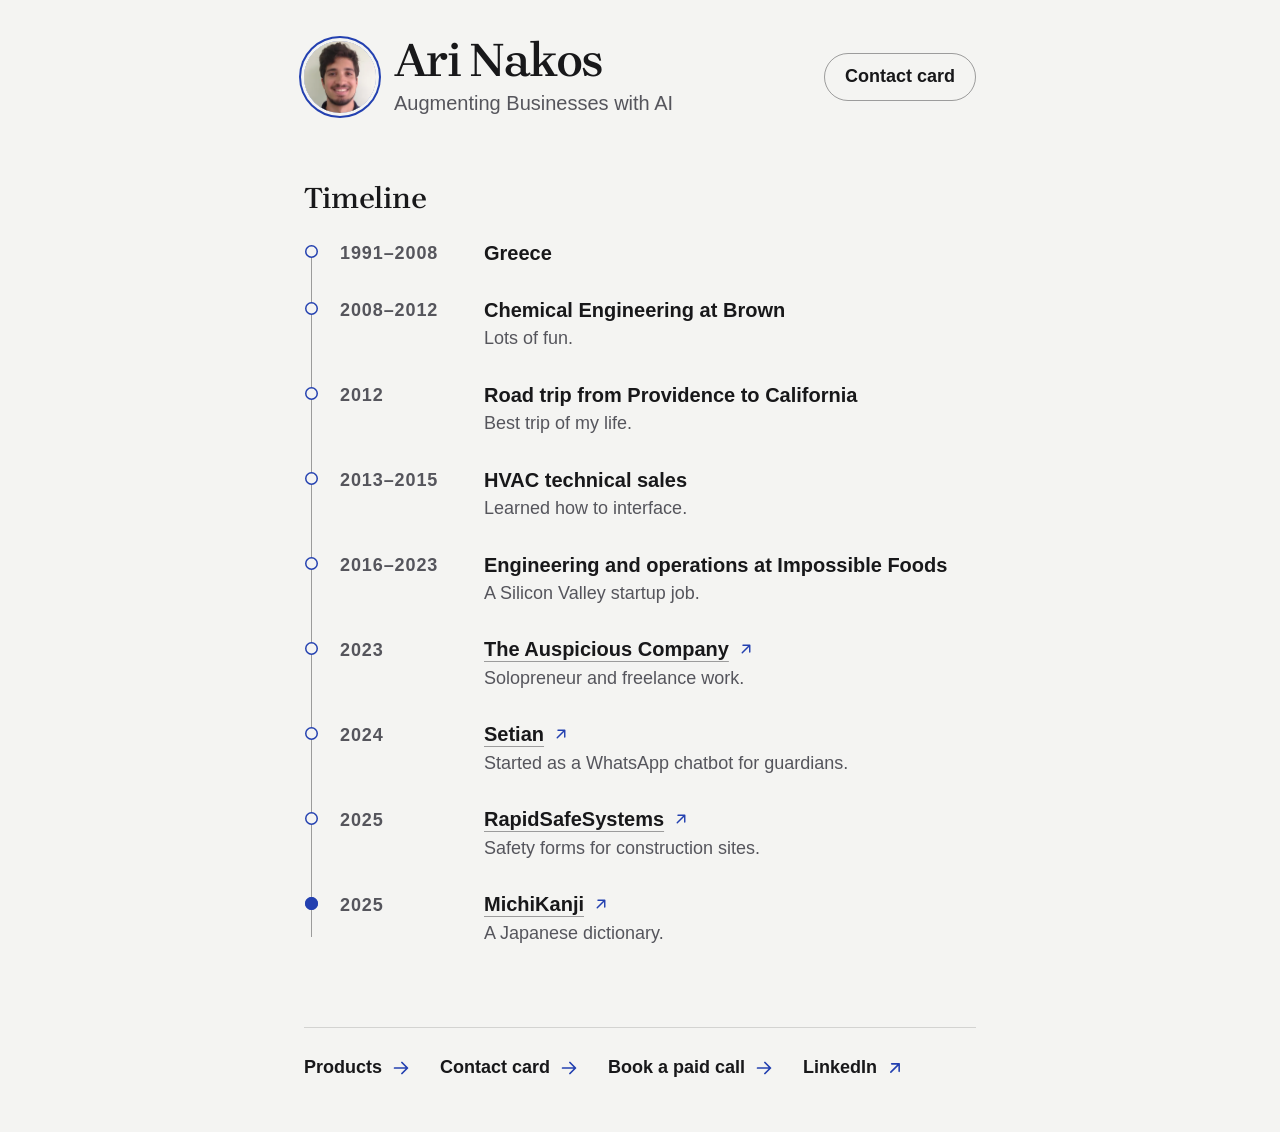
<file: public/index.html>
<!doctype html>
<html lang="en">
<head>
<meta charset="utf-8">
<meta name="viewport" content="width=device-width, initial-scale=1, viewport-fit=cover">
<title>Ari Nakos · Augmenting Businesses with AI</title>
<meta name="description" content="Ari Nakos’s timeline, from Chemical Engineering at Brown and Impossible Foods to The Auspicious Company, Setian, RapidSafeSystems and MichiKanji.">
<link rel="canonical" href="https://arinakos.com/">
<meta name="color-scheme" content="light dark">
<meta name="theme-color" content="#F4F4F2" media="(prefers-color-scheme: light)">
<meta name="theme-color" content="#111214" media="(prefers-color-scheme: dark)">
<meta name="format-detection" content="telephone=no">
<link rel="icon" href="/favicon.ico" sizes="32x32">
<link rel="icon" href="/icon.svg" type="image/svg+xml">
<link rel="apple-touch-icon" href="/apple-touch-icon.png">
<meta property="og:type" content="profile">
<meta property="og:site_name" content="Ari Nakos">
<meta property="og:title" content="Ari Nakos · Augmenting Businesses with AI">
<meta property="og:description" content="Ari Nakos’s timeline, from Greece and Brown to his own company and products.">
<meta property="og:url" content="https://arinakos.com/">
<meta property="og:image" content="https://arinakos.com/og.png">
<meta property="og:image:width" content="1200">
<meta property="og:image:height" content="630">
<meta property="og:image:alt" content="Ari Nakos, Augmenting Businesses with AI">
<meta property="profile:first_name" content="Ari">
<meta property="profile:last_name" content="Nakos">
<meta name="twitter:card" content="summary_large_image">
<meta name="twitter:title" content="Ari Nakos · Augmenting Businesses with AI">
<meta name="twitter:description" content="Ari Nakos’s timeline, from Greece and Brown to his own company and products.">
<meta name="twitter:image" content="https://arinakos.com/og.png">
<script type="application/ld+json">{"@context": "https://schema.org", "@type": "Person", "name": "Ari Nakos", "givenName": "Ari", "familyName": "Nakos", "jobTitle": "Augmenting Businesses with AI", "url": "https://arinakos.com/", "image": "https://arinakos.com/og.png", "worksFor": {"@type": "Organization", "name": "The Auspicious Company", "url": "https://theauspiciouscompany.com"}, "sameAs": ["https://www.linkedin.com/in/aristidesnakos", "https://theauspiciouscompany.com"], "email": "mailto:ari@theauspiciouscompany.com"}</script>
<style>@font-face{font-family:"Brygada";font-weight:600;font-style:normal;font-display:swap;src:url([data-uri]) format("woff2")}
:root{--bg:#F4F4F2;--surface:#E8E8E5;--fg:#18181A;--muted:#55555C;--line:rgba(24,24,26,.15);--line-strong:rgba(24,24,26,.4);--detail:#2340B0;--btn:#2340B0;--btn-fg:#F7F8FF;--focus:#2340B0;--shadow:0 1px 2px rgba(24,24,26,.12),0 10px 22px -16px rgba(35,64,176,.5);--serif:"Brygada",Georgia,"Times New Roman",serif;--sans:-apple-system,BlinkMacSystemFont,"SF Pro Text","Segoe UI",Roboto,"Helvetica Neue",Arial,sans-serif;--ease:cubic-bezier(.25,1,.5,1)}
@media (prefers-color-scheme:dark){:root{--bg:#111214;--surface:#1B1C20;--fg:#ECECEE;--muted:#A4A5AD;--line:rgba(236,236,238,.14);--line-strong:rgba(236,236,238,.38);--detail:#9DB0FF;--btn:#9DB0FF;--btn-fg:#0E1020;--focus:#9DB0FF;--shadow:none}}
*{box-sizing:border-box}
html{-webkit-text-size-adjust:100%}
body{margin:0;background:var(--bg);color:var(--fg);font:18px/1.5 var(--sans);-webkit-font-smoothing:antialiased;-webkit-tap-highlight-color:transparent}
a{color:inherit}
a:focus-visible{outline:3px solid var(--focus);outline-offset:3px;border-radius:6px}
h1,h2,h3{font-family:var(--serif);font-weight:600}
svg{flex:none;fill:none;stroke:currentColor;stroke-width:1.9;stroke-linecap:round;stroke-linejoin:round}
.card{display:flex;flex-direction:column;justify-content:center;width:100%;max-width:440px;min-height:100vh;min-height:100svh;margin:0 auto;padding:max(36px,env(safe-area-inset-top)) 24px max(32px,env(safe-area-inset-bottom))}
.photo{display:block;width:104px;height:104px;border-radius:50%;object-fit:cover;box-shadow:0 0 0 3px var(--bg),0 0 0 5px var(--detail)}
.card h1{margin:26px 0 0;font-size:clamp(44px,12.5vw,54px);line-height:1;letter-spacing:-.025em}
.headline{margin:12px 0 0;color:var(--muted);font-size:20px;line-height:1.35}
.hint{margin:24px 0 0;padding:12px 14px;border:1px solid var(--line-strong);border-radius:12px}
.hint[hidden]{display:none}
.btn{display:flex;align-items:center;justify-content:center;gap:10px;min-height:62px;margin-top:30px;padding:14px 22px;border-radius:14px;background:var(--btn);color:var(--btn-fg);box-shadow:var(--shadow);font-size:19px;font-weight:600;line-height:1.2;text-decoration:none;transition:transform .15s var(--ease),filter .15s var(--ease)}
.btn:hover{filter:brightness(1.1)}
.btn:active{transform:scale(.985)}
.links{margin-top:22px;border-top:1px solid var(--line)}
.row{display:flex;align-items:center;gap:14px;min-height:58px;padding:8px 2px;border-bottom:1px solid var(--line);font-size:19px;font-weight:500;line-height:1.25;text-decoration:none;transition:background-color .15s var(--ease)}
.row:hover{background:var(--surface)}
.row .ic{color:var(--muted)}
.row .lbl{flex:1}
.row .meta{color:var(--muted);font-size:18px;font-weight:400;white-space:nowrap}
.go{color:var(--detail);transition:transform .2s var(--ease)}
.row:hover .go,.more:hover .go{transform:translateX(3px)}
.more{display:grid;grid-template-columns:1fr auto;align-items:center;column-gap:16px;margin-top:30px;padding:16px 18px;border-radius:14px;background:var(--surface);text-decoration:none}
.more .t{font-family:var(--serif);font-size:24px;font-weight:600;line-height:1.2}
.more .s{grid-column:1;color:var(--muted);line-height:1.35}
.more .go{grid-column:2;grid-row:1/3}
@media (prefers-reduced-motion:reduce){*{transition:none!important}.btn:active{transform:none}}
.home{width:100%;max-width:720px;margin:0 auto;padding:max(36px,env(safe-area-inset-top)) 24px max(40px,env(safe-area-inset-bottom))}
.intro{display:flex;flex-wrap:wrap;align-items:center;gap:16px 18px}
.intro .photo{width:72px;height:72px}
.who{flex:1;min-width:0}
.intro h1{margin:0;font-size:clamp(38px,10vw,48px);line-height:1;letter-spacing:-.025em}
.intro .headline{margin:6px 0 0}
.pill{display:inline-flex;align-items:center;justify-content:center;min-height:48px;padding:0 20px;border:1px solid var(--line-strong);border-radius:999px;font-weight:600;text-decoration:none;white-space:nowrap;transition:background-color .15s var(--ease)}
.pill:hover{background:var(--surface)}
@media (max-width:520px){.pill{flex-basis:100%}}
.block{margin-top:clamp(44px,9vw,64px)}
.block h2{margin:0 0 22px;font-size:30px;line-height:1.15;letter-spacing:-.015em}
.tl{position:relative;margin:0;padding:0;list-style:none}
.tl::before{content:"";position:absolute;left:7px;top:10px;bottom:10px;width:1px;background:var(--line-strong)}
.tl li{position:relative;padding:0 0 28px 36px}
.tl li:last-child{padding-bottom:0}
.tl li::before{content:"";position:absolute;left:1px;top:7px;width:13px;height:13px;border-radius:50%;background:var(--bg);box-shadow:inset 0 0 0 1.5px var(--detail)}
.tl li.now::before{background:var(--detail)}
.yr{display:block;color:var(--muted);font-weight:600;letter-spacing:.05em;font-variant-numeric:tabular-nums}
.ttl{display:block;margin-top:2px;font-size:20px;font-weight:600;line-height:1.3}
a.ttl{display:flex;align-items:center;gap:8px;width:fit-content;min-height:48px;margin:-10px 0 -10px;text-decoration:underline;text-decoration-color:var(--line-strong);text-decoration-thickness:1px;text-underline-offset:5px}
a.ttl:hover{text-decoration-color:currentColor}
a.ttl .go{width:18px;height:18px}
a.ttl:hover .go{transform:translate(2px,-2px)}
.nt{display:block;margin-top:2px;color:var(--muted)}
@media (min-width:700px){
.tl li{display:grid;grid-template-columns:120px minmax(0,1fr);column-gap:24px}
.yr{padding-top:2px}
}
.home-foot{display:flex;flex-wrap:wrap;gap:4px 28px;margin-top:clamp(52px,10vw,80px);padding-top:16px;border-top:1px solid var(--line)}
.home-foot a{display:inline-flex;align-items:center;gap:8px;min-height:48px;font-weight:600;text-decoration:none}
.home-foot a:hover span{text-decoration:underline;text-underline-offset:4px}</style>
</head>
<body>
<main class="home">
  <header class="intro">
    <img class="photo" src="[data-uri]" width="72" height="72" alt="Portrait of Ari Nakos">
    <div class="who">
      <h1>Ari Nakos</h1>
      <p class="headline">Augmenting Businesses with AI</p>
    </div>
    <a class="pill" href="/contact">Contact card</a>
  </header>
  <section class="block" aria-labelledby="tl">
    <h2 id="tl">Timeline</h2>
    <ol class="tl">
      <li><span class="yr">1991–2008</span><div class="bd"><span class="ttl">Greece</span></div></li>
      <li><span class="yr">2008–2012</span><div class="bd"><span class="ttl">Chemical Engineering at Brown</span><span class="nt">Lots of fun.</span></div></li>
      <li><span class="yr">2012</span><div class="bd"><span class="ttl">Road trip from Providence to California</span><span class="nt">Best trip of my life.</span></div></li>
      <li><span class="yr">2013–2015</span><div class="bd"><span class="ttl">HVAC technical sales</span><span class="nt">Learned how to interface.</span></div></li>
      <li><span class="yr">2016–2023</span><div class="bd"><span class="ttl">Engineering and operations at Impossible Foods</span><span class="nt">A Silicon Valley startup job.</span></div></li>
      <li><span class="yr">2023</span><div class="bd"><a class="ttl" href="https://www.theauspiciouscompany.com/" rel="noopener"><span>The Auspicious Company</span><svg class="go" aria-hidden="true" viewBox="0 0 24 24" width="20" height="20"><path d="M7 17 17 7M8 7h9v9"/></svg></a><span class="nt">Solopreneur and freelance work.</span></div></li>
      <li><span class="yr">2024</span><div class="bd"><a class="ttl" href="https://www.setian.ai/" rel="noopener"><span>Setian</span><svg class="go" aria-hidden="true" viewBox="0 0 24 24" width="20" height="20"><path d="M7 17 17 7M8 7h9v9"/></svg></a><span class="nt">Started as a WhatsApp chatbot for guardians.</span></div></li>
      <li><span class="yr">2025</span><div class="bd"><a class="ttl" href="https://www.rapidsafesystems.au/" rel="noopener"><span>RapidSafeSystems</span><svg class="go" aria-hidden="true" viewBox="0 0 24 24" width="20" height="20"><path d="M7 17 17 7M8 7h9v9"/></svg></a><span class="nt">Safety forms for construction sites.</span></div></li>
      <li class="now"><span class="yr">2025</span><div class="bd"><a class="ttl" href="https://www.michikanji.com/" rel="noopener"><span>MichiKanji</span><svg class="go" aria-hidden="true" viewBox="0 0 24 24" width="20" height="20"><path d="M7 17 17 7M8 7h9v9"/></svg></a><span class="nt">A Japanese dictionary.</span></div></li>
    </ol>
  </section>
  <footer class="home-foot">
    <a href="/work"><span>Products</span><svg class="go" aria-hidden="true" viewBox="0 0 24 24" width="22" height="22"><path d="M5 12h14M13 6l6 6-6 6"/></svg></a>
    <a href="/contact"><span>Contact card</span><svg class="go" aria-hidden="true" viewBox="0 0 24 24" width="22" height="22"><path d="M5 12h14M13 6l6 6-6 6"/></svg></a>
    <a href="/book"><span>Book a paid call</span><svg class="go" aria-hidden="true" viewBox="0 0 24 24" width="22" height="22"><path d="M5 12h14M13 6l6 6-6 6"/></svg></a>
    <a href="https://www.linkedin.com/in/aristidesnakos" rel="me noopener"><span>LinkedIn</span><svg class="go" aria-hidden="true" viewBox="0 0 24 24" width="20" height="20"><path d="M7 17 17 7M8 7h9v9"/></svg></a>
  </footer>
</main>
</body>
</html>
</file>
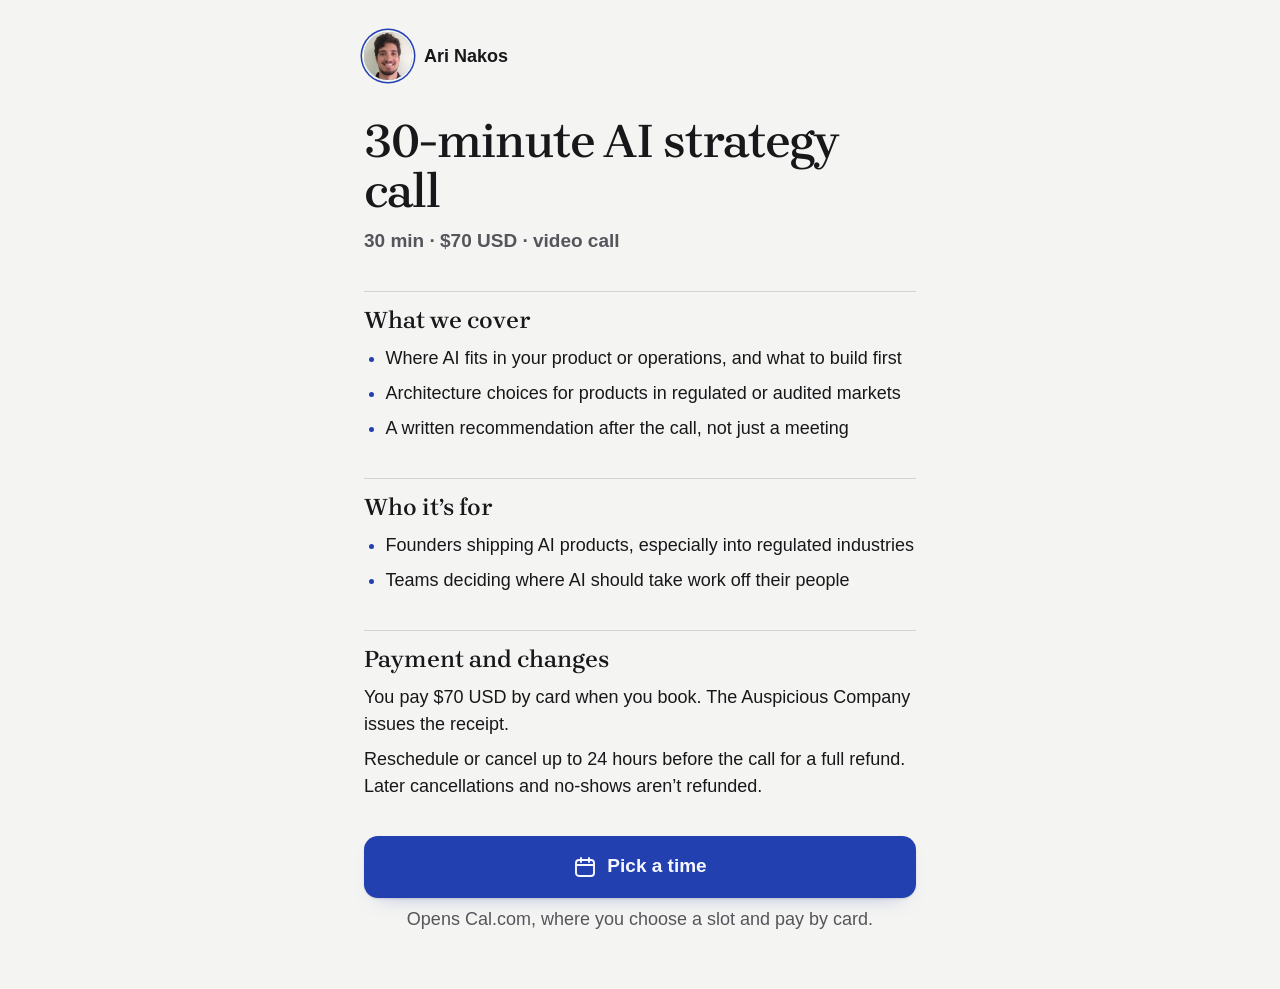
<file: public/book/index.html>
<!doctype html>
<html lang="en">
<head>
<meta charset="utf-8">
<meta name="viewport" content="width=device-width, initial-scale=1, viewport-fit=cover">
<title>30-min AI strategy call with Ari Nakos</title>
<meta name="description" content="Book a 30-minute video call with Ari Nakos on where AI fits in your business, with a written recommendation after. $70, paid by card.">
<link rel="canonical" href="https://arinakos.com/book">
<meta name="color-scheme" content="light dark">
<meta name="theme-color" content="#F4F4F2" media="(prefers-color-scheme: light)">
<meta name="theme-color" content="#111214" media="(prefers-color-scheme: dark)">
<meta name="format-detection" content="telephone=no">
<link rel="icon" href="/favicon.ico" sizes="32x32">
<link rel="icon" href="/icon.svg" type="image/svg+xml">
<link rel="apple-touch-icon" href="/apple-touch-icon.png">
<meta property="og:type" content="website">
<meta property="og:site_name" content="Ari Nakos">
<meta property="og:title" content="30-min AI strategy call with Ari Nakos">
<meta property="og:description" content="Book a 30-minute video call with Ari Nakos on where AI fits in your business, with a written recommendation after. $70, paid by card.">
<meta property="og:url" content="https://arinakos.com/book">
<meta property="og:image" content="https://arinakos.com/og.png">
<meta property="og:image:width" content="1200">
<meta property="og:image:height" content="630">
<meta property="og:image:alt" content="Ari Nakos, Augmenting Businesses with AI">
<meta name="twitter:card" content="summary_large_image">
<meta name="twitter:title" content="30-min AI strategy call with Ari Nakos">
<meta name="twitter:description" content="Book a 30-minute video call with Ari Nakos on where AI fits in your business, with a written recommendation after. $70, paid by card.">
<meta name="twitter:image" content="https://arinakos.com/og.png">
<script type="application/ld+json">{"@context": "https://schema.org", "@type": "Service", "name": "30-min AI strategy call", "url": "https://arinakos.com/book", "provider": {"@type": "Person", "name": "Ari Nakos", "url": "https://arinakos.com/"}, "offers": {"@type": "Offer", "price": "70", "priceCurrency": "USD", "url": "https://cal.com/ari-nakos/consultation"}}</script>
<style>@font-face{font-family:"Brygada";font-weight:600;font-style:normal;font-display:swap;src:url([data-uri]) format("woff2")}
:root{--bg:#F4F4F2;--surface:#E8E8E5;--fg:#18181A;--muted:#55555C;--line:rgba(24,24,26,.15);--line-strong:rgba(24,24,26,.4);--detail:#2340B0;--btn:#2340B0;--btn-fg:#F7F8FF;--focus:#2340B0;--shadow:0 1px 2px rgba(24,24,26,.12),0 10px 22px -16px rgba(35,64,176,.5);--serif:"Brygada",Georgia,"Times New Roman",serif;--sans:-apple-system,BlinkMacSystemFont,"SF Pro Text","Segoe UI",Roboto,"Helvetica Neue",Arial,sans-serif;--ease:cubic-bezier(.25,1,.5,1)}
@media (prefers-color-scheme:dark){:root{--bg:#111214;--surface:#1B1C20;--fg:#ECECEE;--muted:#A4A5AD;--line:rgba(236,236,238,.14);--line-strong:rgba(236,236,238,.38);--detail:#9DB0FF;--btn:#9DB0FF;--btn-fg:#0E1020;--focus:#9DB0FF;--shadow:none}}
*{box-sizing:border-box}
html{-webkit-text-size-adjust:100%}
body{margin:0;background:var(--bg);color:var(--fg);font:18px/1.5 var(--sans);-webkit-font-smoothing:antialiased;-webkit-tap-highlight-color:transparent}
a{color:inherit}
a:focus-visible{outline:3px solid var(--focus);outline-offset:3px;border-radius:6px}
h1,h2,h3{font-family:var(--serif);font-weight:600}
svg{flex:none;fill:none;stroke:currentColor;stroke-width:1.9;stroke-linecap:round;stroke-linejoin:round}
.card{display:flex;flex-direction:column;justify-content:center;width:100%;max-width:440px;min-height:100vh;min-height:100svh;margin:0 auto;padding:max(36px,env(safe-area-inset-top)) 24px max(32px,env(safe-area-inset-bottom))}
.photo{display:block;width:104px;height:104px;border-radius:50%;object-fit:cover;box-shadow:0 0 0 3px var(--bg),0 0 0 5px var(--detail)}
.card h1{margin:26px 0 0;font-size:clamp(44px,12.5vw,54px);line-height:1;letter-spacing:-.025em}
.headline{margin:12px 0 0;color:var(--muted);font-size:20px;line-height:1.35}
.hint{margin:24px 0 0;padding:12px 14px;border:1px solid var(--line-strong);border-radius:12px}
.hint[hidden]{display:none}
.btn{display:flex;align-items:center;justify-content:center;gap:10px;min-height:62px;margin-top:30px;padding:14px 22px;border-radius:14px;background:var(--btn);color:var(--btn-fg);box-shadow:var(--shadow);font-size:19px;font-weight:600;line-height:1.2;text-decoration:none;transition:transform .15s var(--ease),filter .15s var(--ease)}
.btn:hover{filter:brightness(1.1)}
.btn:active{transform:scale(.985)}
.links{margin-top:22px;border-top:1px solid var(--line)}
.row{display:flex;align-items:center;gap:14px;min-height:58px;padding:8px 2px;border-bottom:1px solid var(--line);font-size:19px;font-weight:500;line-height:1.25;text-decoration:none;transition:background-color .15s var(--ease)}
.row:hover{background:var(--surface)}
.row .ic{color:var(--muted)}
.row .lbl{flex:1}
.row .meta{color:var(--muted);font-size:18px;font-weight:400;white-space:nowrap}
.go{color:var(--detail);transition:transform .2s var(--ease)}
.row:hover .go,.more:hover .go{transform:translateX(3px)}
.more{display:grid;grid-template-columns:1fr auto;align-items:center;column-gap:16px;margin-top:30px;padding:16px 18px;border-radius:14px;background:var(--surface);text-decoration:none}
.more .t{font-family:var(--serif);font-size:24px;font-weight:600;line-height:1.2}
.more .s{grid-column:1;color:var(--muted);line-height:1.35}
.more .go{grid-column:2;grid-row:1/3}
@media (prefers-reduced-motion:reduce){*{transition:none!important}.btn:active{transform:none}}
.book{max-width:600px;margin:0 auto;padding:max(28px,env(safe-area-inset-top)) 24px max(48px,env(safe-area-inset-bottom))}
.back{display:inline-flex;align-items:center;gap:12px;min-height:56px;font-weight:600;text-decoration:none}
.mini{width:48px;height:48px;border-radius:50%;object-fit:cover;box-shadow:0 0 0 2px var(--bg),0 0 0 3.5px var(--detail)}
.book h1{margin:28px 0 10px;font-size:clamp(36px,9vw,48px);line-height:1.05;letter-spacing:-.02em}
.facts{margin:0 0 8px;color:var(--muted);font-size:19px;font-weight:600}
.book h2{margin:36px 0 10px;padding-top:14px;border-top:1px solid var(--line);font-size:24px;line-height:1.2}
.book ul{margin:0;padding-left:1.2em}
.book li{margin:8px 0}
.book li::marker{color:var(--detail)}
.book p{margin:8px 0}
.book .btn{margin-top:36px}
.note{color:var(--muted);text-align:center}</style>
</head>
<body>
<main class="book">
  <a class="back" href="/"><img class="mini" src="[data-uri]" width="48" height="48" alt=""><span>Ari Nakos</span></a>
  <h1>30-minute AI strategy call</h1>
  <p class="facts">30 min · $70 USD · video call</p>
  <h2>What we cover</h2>
  <ul>
    <li>Where AI fits in your product or operations, and what to build first</li>
    <li>Architecture choices for products in regulated or audited markets</li>
    <li>A written recommendation after the call, not just a meeting</li>
  </ul>
  <h2>Who it’s for</h2>
  <ul>
    <li>Founders shipping AI products, especially into regulated industries</li>
    <li>Teams deciding where AI should take work off their people</li>
  </ul>
  <h2>Payment and changes</h2>
  <p>You pay $70 USD by card when you book. The Auspicious Company issues the receipt.</p>
  <p>Reschedule or cancel up to 24 hours before the call for a full refund. Later cancellations and no-shows aren’t refunded.</p>
  <a class="btn" href="https://cal.com/ari-nakos/consultation" rel="noopener">
    <svg aria-hidden="true" viewBox="0 0 24 24" width="24" height="24"><rect x="3" y="5" width="18" height="16" rx="3"/><path d="M3 10h18M8 3v4M16 3v4"/></svg>
    <span>Pick a time</span>
  </a>
  <p class="note">Opens Cal.com, where you choose a slot and pay by card.</p>
</main>
</body>
</html>
</file>
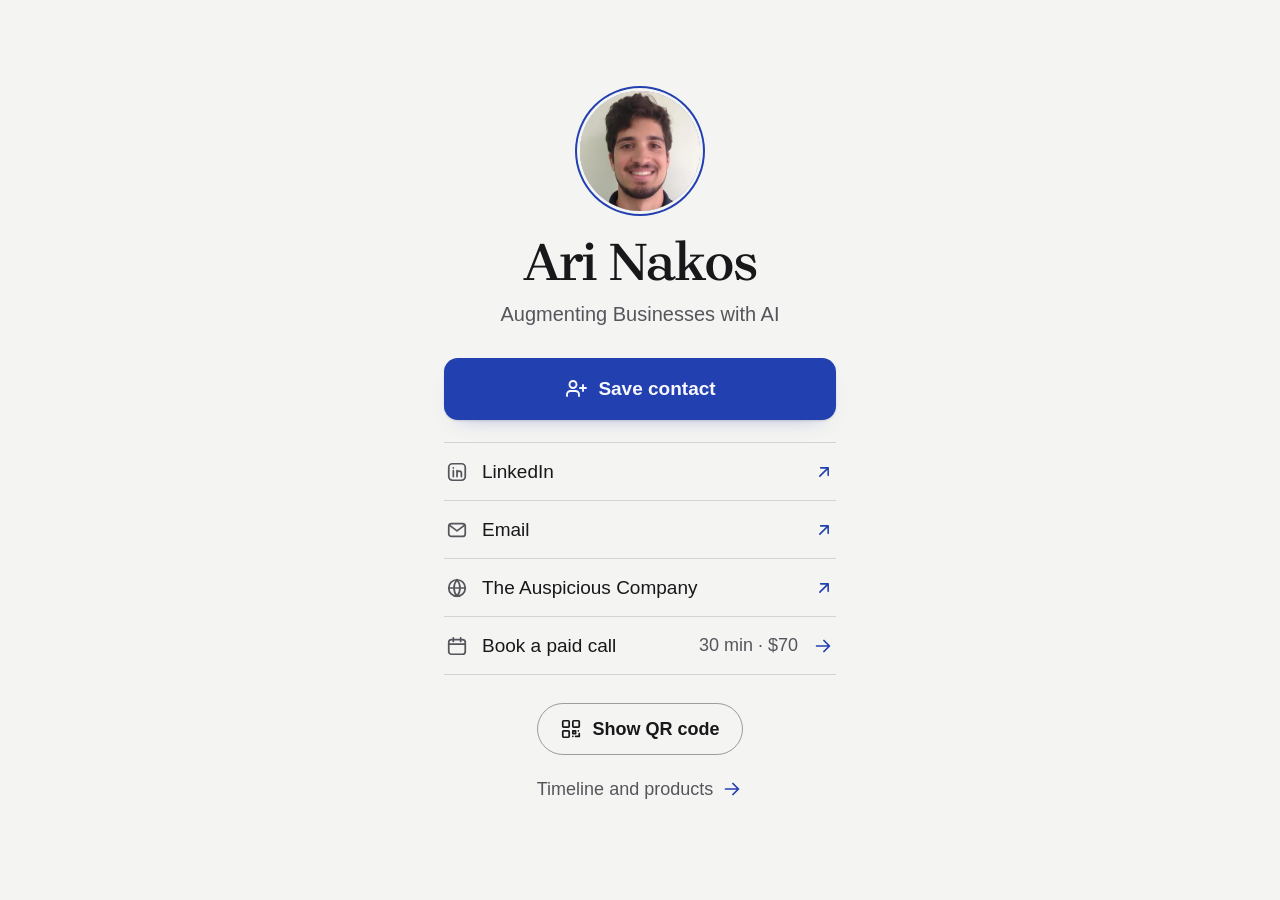
<file: public/contact/index.html>
<!doctype html>
<html lang="en">
<head>
<meta charset="utf-8">
<meta name="viewport" content="width=device-width, initial-scale=1, viewport-fit=cover">
<title>Contact Ari Nakos · Save to your phone</title>
<meta name="description" content="Save Ari Nakos to your contacts in one tap, with email, LinkedIn and a link to book a call. Augmenting Businesses with AI, through The Auspicious Company.">
<link rel="canonical" href="https://arinakos.com/contact">
<meta name="color-scheme" content="light dark">
<meta name="theme-color" content="#F4F4F2" media="(prefers-color-scheme: light)">
<meta name="theme-color" content="#111214" media="(prefers-color-scheme: dark)">
<meta name="format-detection" content="telephone=no">
<link rel="icon" href="/favicon.ico" sizes="32x32">
<link rel="icon" href="/icon.svg" type="image/svg+xml">
<link rel="apple-touch-icon" href="/apple-touch-icon.png">
<meta property="og:type" content="profile">
<meta property="og:site_name" content="Ari Nakos">
<meta property="og:title" content="Ari Nakos · Augmenting Businesses with AI">
<meta property="og:description" content="Save Ari Nakos to your contacts in one tap.">
<meta property="og:url" content="https://arinakos.com/contact">
<meta property="og:image" content="https://arinakos.com/og.png">
<meta property="og:image:width" content="1200">
<meta property="og:image:height" content="630">
<meta property="og:image:alt" content="Ari Nakos, Augmenting Businesses with AI">
<meta name="twitter:card" content="summary_large_image">
<meta name="twitter:title" content="Ari Nakos · Augmenting Businesses with AI">
<meta name="twitter:description" content="Save Ari Nakos to your contacts in one tap.">
<meta name="twitter:image" content="https://arinakos.com/og.png">
<script type="application/ld+json">{"@context": "https://schema.org", "@type": "Person", "name": "Ari Nakos", "givenName": "Ari", "familyName": "Nakos", "jobTitle": "Augmenting Businesses with AI", "url": "https://arinakos.com/contact", "image": "https://arinakos.com/og.png", "worksFor": {"@type": "Organization", "name": "The Auspicious Company", "url": "https://theauspiciouscompany.com"}, "sameAs": ["https://www.linkedin.com/in/aristidesnakos", "https://theauspiciouscompany.com"], "email": "mailto:ari@theauspiciouscompany.com"}</script>
<style>@font-face{font-family:"Brygada";font-weight:600;font-style:normal;font-display:swap;src:url([data-uri]) format("woff2")}
:root{--bg:#F4F4F2;--surface:#E8E8E5;--fg:#18181A;--muted:#55555C;--line:rgba(24,24,26,.15);--line-strong:rgba(24,24,26,.4);--detail:#2340B0;--btn:#2340B0;--btn-fg:#F7F8FF;--focus:#2340B0;--shadow:0 1px 2px rgba(24,24,26,.12),0 10px 22px -16px rgba(35,64,176,.5);--serif:"Brygada",Georgia,"Times New Roman",serif;--sans:-apple-system,BlinkMacSystemFont,"SF Pro Text","Segoe UI",Roboto,"Helvetica Neue",Arial,sans-serif;--ease:cubic-bezier(.25,1,.5,1)}
@media (prefers-color-scheme:dark){:root{--bg:#111214;--surface:#1B1C20;--fg:#ECECEE;--muted:#A4A5AD;--line:rgba(236,236,238,.14);--line-strong:rgba(236,236,238,.38);--detail:#9DB0FF;--btn:#9DB0FF;--btn-fg:#0E1020;--focus:#9DB0FF;--shadow:none}}
*{box-sizing:border-box}
html{-webkit-text-size-adjust:100%}
body{margin:0;background:var(--bg);color:var(--fg);font:18px/1.5 var(--sans);-webkit-font-smoothing:antialiased;-webkit-tap-highlight-color:transparent}
a{color:inherit}
a:focus-visible{outline:3px solid var(--focus);outline-offset:3px;border-radius:6px}
h1,h2,h3{font-family:var(--serif);font-weight:600}
svg{flex:none;fill:none;stroke:currentColor;stroke-width:1.9;stroke-linecap:round;stroke-linejoin:round}
.card{display:flex;flex-direction:column;justify-content:center;width:100%;max-width:440px;min-height:100vh;min-height:100svh;margin:0 auto;padding:max(36px,env(safe-area-inset-top)) 24px max(32px,env(safe-area-inset-bottom))}
.photo{display:block;width:104px;height:104px;border-radius:50%;object-fit:cover;box-shadow:0 0 0 3px var(--bg),0 0 0 5px var(--detail)}
.card h1{margin:26px 0 0;font-size:clamp(44px,12.5vw,54px);line-height:1;letter-spacing:-.025em}
.headline{margin:12px 0 0;color:var(--muted);font-size:20px;line-height:1.35}
.hint{margin:24px 0 0;padding:12px 14px;border:1px solid var(--line-strong);border-radius:12px}
.hint[hidden]{display:none}
.btn{display:flex;align-items:center;justify-content:center;gap:10px;min-height:62px;margin-top:30px;padding:14px 22px;border-radius:14px;background:var(--btn);color:var(--btn-fg);box-shadow:var(--shadow);font-size:19px;font-weight:600;line-height:1.2;text-decoration:none;transition:transform .15s var(--ease),filter .15s var(--ease)}
.btn:hover{filter:brightness(1.1)}
.btn:active{transform:scale(.985)}
.links{margin-top:22px;border-top:1px solid var(--line)}
.row{display:flex;align-items:center;gap:14px;min-height:58px;padding:8px 2px;border-bottom:1px solid var(--line);font-size:19px;font-weight:500;line-height:1.25;text-decoration:none;transition:background-color .15s var(--ease)}
.row:hover{background:var(--surface)}
.row .ic{color:var(--muted)}
.row .lbl{flex:1}
.row .meta{color:var(--muted);font-size:18px;font-weight:400;white-space:nowrap}
.go{color:var(--detail);transition:transform .2s var(--ease)}
.row:hover .go,.more:hover .go{transform:translateX(3px)}
.more{display:grid;grid-template-columns:1fr auto;align-items:center;column-gap:16px;margin-top:30px;padding:16px 18px;border-radius:14px;background:var(--surface);text-decoration:none}
.more .t{font-family:var(--serif);font-size:24px;font-weight:600;line-height:1.2}
.more .s{grid-column:1;color:var(--muted);line-height:1.35}
.more .go{grid-column:2;grid-row:1/3}
@media (prefers-reduced-motion:reduce){*{transition:none!important}.btn:active{transform:none}}
.contact{text-align:center}
.contact .photo{width:120px;height:120px;margin:0 auto}
.contact h1{margin-top:24px}
.contact .hint{text-align:left}
.contact .links{text-align:left}
.qrbtn{display:inline-flex;align-items:center;justify-content:center;gap:10px;align-self:center;min-height:52px;margin-top:28px;padding:0 22px;border:1px solid var(--line-strong);border-radius:999px;font-weight:600;text-decoration:none;transition:background-color .15s var(--ease)}
.qrbtn:hover{background:var(--surface)}
.about{display:inline-flex;align-items:center;justify-content:center;gap:8px;align-self:center;min-height:48px;margin-top:10px;color:var(--muted);text-decoration:none}
.about:hover span{text-decoration:underline;text-underline-offset:4px}
.sheet{display:none}
.sheet:target{position:fixed;inset:0;z-index:10;display:grid;place-items:center;padding:max(24px,env(safe-area-inset-top)) 20px max(24px,env(safe-area-inset-bottom));background:#FFFFFF;color:#18181A;text-align:center;overflow:auto}
.sheet-in{display:flex;flex-direction:column;align-items:center;gap:10px;width:100%}
.sheet svg.qr{display:block;width:min(86vw,64svh,560px);height:auto;stroke:none}
.sheet svg.qr path{fill:#18181A;stroke:none}
.sheet svg.qr rect{fill:#FFFFFF;stroke:none}
.sheet-name{margin:12px 0 0;font-family:var(--serif);font-size:28px;font-weight:600}
.sheet-url{margin:0;color:#55555C}
.sheet-close{display:inline-flex;align-items:center;justify-content:center;min-height:52px;margin-top:14px;padding:0 28px;border-radius:999px;background:#18181A;color:#FFFFFF;font-weight:600;text-decoration:none}
.sheet-close:focus-visible{outline:3px solid #2340B0;outline-offset:3px}</style>
</head>
<body>
<main class="card contact">
  <img class="photo" src="[data-uri]" width="120" height="120" alt="Portrait of Ari Nakos">
  <h1>Ari Nakos</h1>
  <p class="headline">Augmenting Businesses with AI</p>
  <p class="hint" id="hint" hidden>To save the contact, open this page in your browser: tap <b>⋯</b>, then <b>Open in browser</b>.</p>
  <a class="btn" id="save" href="/ari-nakos.vcf" type="text/vcard">
    <svg aria-hidden="true" viewBox="0 0 24 24" width="24" height="24"><path d="M15 19v-1.5a3.5 3.5 0 0 0-3.5-3.5h-5A3.5 3.5 0 0 0 3 17.5V19M9 11a3.5 3.5 0 1 0 0-7 3.5 3.5 0 0 0 0 7Zm10-3v6m3-3h-6"/></svg>
    <span>Save contact</span>
  </a>
  <nav class="links" aria-label="Contact Ari Nakos">
    <a class="row" href="https://www.linkedin.com/in/aristidesnakos" rel="me noopener"><svg class="ic" aria-hidden="true" viewBox="0 0 24 24" width="22" height="22"><rect x="3" y="3" width="18" height="18" rx="4"/><path d="M8 10.5V17M8 7.5v.01M12 17v-3.6a2.4 2.4 0 0 1 4.8 0V17M12 10.5V17"/></svg><span class="lbl">LinkedIn</span><svg class="go" aria-hidden="true" viewBox="0 0 24 24" width="20" height="20"><path d="M7 17 17 7M8 7h9v9"/></svg></a>
    <a class="row" href="mailto:ari@theauspiciouscompany.com"><svg class="ic" aria-hidden="true" viewBox="0 0 24 24" width="22" height="22"><rect x="3" y="5" width="18" height="14" rx="3"/><path d="m4 7 8 6 8-6"/></svg><span class="lbl">Email</span><svg class="go" aria-hidden="true" viewBox="0 0 24 24" width="20" height="20"><path d="M7 17 17 7M8 7h9v9"/></svg></a>
    <a class="row" href="https://theauspiciouscompany.com" rel="noopener"><svg class="ic" aria-hidden="true" viewBox="0 0 24 24" width="22" height="22"><circle cx="12" cy="12" r="9"/><path d="M3 12h18M12 3a14 14 0 0 1 0 18M12 3a14 14 0 0 0 0 18"/></svg><span class="lbl">The Auspicious Company</span><svg class="go" aria-hidden="true" viewBox="0 0 24 24" width="20" height="20"><path d="M7 17 17 7M8 7h9v9"/></svg></a>
    <a class="row" href="/book"><svg class="ic" aria-hidden="true" viewBox="0 0 24 24" width="22" height="22"><rect x="3" y="5" width="18" height="16" rx="3"/><path d="M3 10h18M8 3v4M16 3v4"/></svg><span class="lbl">Book a paid call</span><span class="meta">30 min · $70</span><svg class="go" aria-hidden="true" viewBox="0 0 24 24" width="22" height="22"><path d="M5 12h14M13 6l6 6-6 6"/></svg></a>
  </nav>
  <a class="qrbtn" href="#qr">
    <svg aria-hidden="true" viewBox="0 0 24 24" width="22" height="22"><rect x="3" y="3" width="7" height="7" rx="1"/><rect x="14" y="3" width="7" height="7" rx="1"/><rect x="3" y="14" width="7" height="7" rx="1"/><path d="M14 14h3v3h-3zM20 14v.01M14 20h.01M17 20h4v-3"/></svg>
    <span>Show QR code</span>
  </a>
  <a class="about" href="/"><span>Timeline and products</span><svg class="go" aria-hidden="true" viewBox="0 0 24 24" width="22" height="22"><path d="M5 12h14M13 6l6 6-6 6"/></svg></a>
</main>
<section class="sheet" id="qr" aria-label="QR code for this page">
  <div class="sheet-in">
    <svg class="qr" role="img" aria-label="QR code that opens arinakos.com/contact" viewBox="0 0 37 37" shape-rendering="crispEdges" xmlns="http://www.w3.org/2000/svg"><rect width="37" height="37" fill="#FFFFFF"/><path fill="#18181A" d="M4 4h1v1h-1zM5 4h1v1h-1zM6 4h1v1h-1zM7 4h1v1h-1zM8 4h1v1h-1zM9 4h1v1h-1zM10 4h1v1h-1zM12 4h1v1h-1zM13 4h1v1h-1zM16 4h1v1h-1zM18 4h1v1h-1zM21 4h1v1h-1zM22 4h1v1h-1zM24 4h1v1h-1zM26 4h1v1h-1zM27 4h1v1h-1zM28 4h1v1h-1zM29 4h1v1h-1zM30 4h1v1h-1zM31 4h1v1h-1zM32 4h1v1h-1zM4 5h1v1h-1zM10 5h1v1h-1zM12 5h1v1h-1zM13 5h1v1h-1zM17 5h1v1h-1zM18 5h1v1h-1zM21 5h1v1h-1zM22 5h1v1h-1zM23 5h1v1h-1zM26 5h1v1h-1zM32 5h1v1h-1zM4 6h1v1h-1zM6 6h1v1h-1zM7 6h1v1h-1zM8 6h1v1h-1zM10 6h1v1h-1zM12 6h1v1h-1zM14 6h1v1h-1zM18 6h1v1h-1zM22 6h1v1h-1zM23 6h1v1h-1zM24 6h1v1h-1zM26 6h1v1h-1zM28 6h1v1h-1zM29 6h1v1h-1zM30 6h1v1h-1zM32 6h1v1h-1zM4 7h1v1h-1zM6 7h1v1h-1zM7 7h1v1h-1zM8 7h1v1h-1zM10 7h1v1h-1zM13 7h1v1h-1zM14 7h1v1h-1zM16 7h1v1h-1zM19 7h1v1h-1zM21 7h1v1h-1zM23 7h1v1h-1zM26 7h1v1h-1zM28 7h1v1h-1zM29 7h1v1h-1zM30 7h1v1h-1zM32 7h1v1h-1zM4 8h1v1h-1zM6 8h1v1h-1zM7 8h1v1h-1zM8 8h1v1h-1zM10 8h1v1h-1zM15 8h1v1h-1zM16 8h1v1h-1zM23 8h1v1h-1zM26 8h1v1h-1zM28 8h1v1h-1zM29 8h1v1h-1zM30 8h1v1h-1zM32 8h1v1h-1zM4 9h1v1h-1zM10 9h1v1h-1zM12 9h1v1h-1zM13 9h1v1h-1zM14 9h1v1h-1zM15 9h1v1h-1zM17 9h1v1h-1zM18 9h1v1h-1zM19 9h1v1h-1zM22 9h1v1h-1zM26 9h1v1h-1zM32 9h1v1h-1zM4 10h1v1h-1zM5 10h1v1h-1zM6 10h1v1h-1zM7 10h1v1h-1zM8 10h1v1h-1zM9 10h1v1h-1zM10 10h1v1h-1zM12 10h1v1h-1zM14 10h1v1h-1zM16 10h1v1h-1zM18 10h1v1h-1zM20 10h1v1h-1zM22 10h1v1h-1zM24 10h1v1h-1zM26 10h1v1h-1zM27 10h1v1h-1zM28 10h1v1h-1zM29 10h1v1h-1zM30 10h1v1h-1zM31 10h1v1h-1zM32 10h1v1h-1zM12 11h1v1h-1zM13 11h1v1h-1zM16 11h1v1h-1zM17 11h1v1h-1zM20 11h1v1h-1zM23 11h1v1h-1zM6 12h1v1h-1zM7 12h1v1h-1zM8 12h1v1h-1zM10 12h1v1h-1zM12 12h1v1h-1zM13 12h1v1h-1zM15 12h1v1h-1zM17 12h1v1h-1zM18 12h1v1h-1zM22 12h1v1h-1zM23 12h1v1h-1zM24 12h1v1h-1zM25 12h1v1h-1zM26 12h1v1h-1zM27 12h1v1h-1zM30 12h1v1h-1zM31 12h1v1h-1zM32 12h1v1h-1zM5 13h1v1h-1zM7 13h1v1h-1zM11 13h1v1h-1zM12 13h1v1h-1zM16 13h1v1h-1zM18 13h1v1h-1zM19 13h1v1h-1zM21 13h1v1h-1zM25 13h1v1h-1zM27 13h1v1h-1zM28 13h1v1h-1zM29 13h1v1h-1zM30 13h1v1h-1zM31 13h1v1h-1zM32 13h1v1h-1zM4 14h1v1h-1zM5 14h1v1h-1zM6 14h1v1h-1zM8 14h1v1h-1zM9 14h1v1h-1zM10 14h1v1h-1zM11 14h1v1h-1zM13 14h1v1h-1zM14 14h1v1h-1zM15 14h1v1h-1zM16 14h1v1h-1zM17 14h1v1h-1zM20 14h1v1h-1zM21 14h1v1h-1zM22 14h1v1h-1zM24 14h1v1h-1zM25 14h1v1h-1zM27 14h1v1h-1zM29 14h1v1h-1zM31 14h1v1h-1zM32 14h1v1h-1zM4 15h1v1h-1zM5 15h1v1h-1zM6 15h1v1h-1zM11 15h1v1h-1zM14 15h1v1h-1zM16 15h1v1h-1zM18 15h1v1h-1zM20 15h1v1h-1zM21 15h1v1h-1zM22 15h1v1h-1zM28 15h1v1h-1zM29 15h1v1h-1zM30 15h1v1h-1zM8 16h1v1h-1zM9 16h1v1h-1zM10 16h1v1h-1zM11 16h1v1h-1zM12 16h1v1h-1zM14 16h1v1h-1zM15 16h1v1h-1zM16 16h1v1h-1zM17 16h1v1h-1zM20 16h1v1h-1zM21 16h1v1h-1zM24 16h1v1h-1zM26 16h1v1h-1zM27 16h1v1h-1zM28 16h1v1h-1zM30 16h1v1h-1zM31 16h1v1h-1zM5 17h1v1h-1zM6 17h1v1h-1zM9 17h1v1h-1zM11 17h1v1h-1zM12 17h1v1h-1zM14 17h1v1h-1zM15 17h1v1h-1zM18 17h1v1h-1zM19 17h1v1h-1zM20 17h1v1h-1zM21 17h1v1h-1zM24 17h1v1h-1zM27 17h1v1h-1zM30 17h1v1h-1zM4 18h1v1h-1zM5 18h1v1h-1zM8 18h1v1h-1zM9 18h1v1h-1zM10 18h1v1h-1zM11 18h1v1h-1zM13 18h1v1h-1zM15 18h1v1h-1zM17 18h1v1h-1zM18 18h1v1h-1zM19 18h1v1h-1zM20 18h1v1h-1zM21 18h1v1h-1zM22 18h1v1h-1zM24 18h1v1h-1zM27 18h1v1h-1zM28 18h1v1h-1zM30 18h1v1h-1zM31 18h1v1h-1zM32 18h1v1h-1zM5 19h1v1h-1zM6 19h1v1h-1zM7 19h1v1h-1zM8 19h1v1h-1zM9 19h1v1h-1zM11 19h1v1h-1zM12 19h1v1h-1zM13 19h1v1h-1zM15 19h1v1h-1zM16 19h1v1h-1zM20 19h1v1h-1zM22 19h1v1h-1zM23 19h1v1h-1zM24 19h1v1h-1zM26 19h1v1h-1zM27 19h1v1h-1zM29 19h1v1h-1zM31 19h1v1h-1zM4 20h1v1h-1zM6 20h1v1h-1zM8 20h1v1h-1zM10 20h1v1h-1zM11 20h1v1h-1zM15 20h1v1h-1zM17 20h1v1h-1zM19 20h1v1h-1zM20 20h1v1h-1zM21 20h1v1h-1zM25 20h1v1h-1zM30 20h1v1h-1zM31 20h1v1h-1zM32 20h1v1h-1zM4 21h1v1h-1zM6 21h1v1h-1zM8 21h1v1h-1zM9 21h1v1h-1zM12 21h1v1h-1zM13 21h1v1h-1zM14 21h1v1h-1zM16 21h1v1h-1zM19 21h1v1h-1zM20 21h1v1h-1zM21 21h1v1h-1zM24 21h1v1h-1zM25 21h1v1h-1zM26 21h1v1h-1zM28 21h1v1h-1zM29 21h1v1h-1zM32 21h1v1h-1zM4 22h1v1h-1zM6 22h1v1h-1zM7 22h1v1h-1zM8 22h1v1h-1zM10 22h1v1h-1zM11 22h1v1h-1zM13 22h1v1h-1zM15 22h1v1h-1zM18 22h1v1h-1zM19 22h1v1h-1zM21 22h1v1h-1zM22 22h1v1h-1zM23 22h1v1h-1zM26 22h1v1h-1zM27 22h1v1h-1zM28 22h1v1h-1zM30 22h1v1h-1zM31 22h1v1h-1zM4 23h1v1h-1zM7 23h1v1h-1zM9 23h1v1h-1zM14 23h1v1h-1zM15 23h1v1h-1zM17 23h1v1h-1zM22 23h1v1h-1zM23 23h1v1h-1zM24 23h1v1h-1zM27 23h1v1h-1zM29 23h1v1h-1zM30 23h1v1h-1zM31 23h1v1h-1zM32 23h1v1h-1zM4 24h1v1h-1zM6 24h1v1h-1zM7 24h1v1h-1zM10 24h1v1h-1zM12 24h1v1h-1zM14 24h1v1h-1zM17 24h1v1h-1zM18 24h1v1h-1zM20 24h1v1h-1zM23 24h1v1h-1zM24 24h1v1h-1zM25 24h1v1h-1zM26 24h1v1h-1zM27 24h1v1h-1zM28 24h1v1h-1zM30 24h1v1h-1zM32 24h1v1h-1zM12 25h1v1h-1zM14 25h1v1h-1zM15 25h1v1h-1zM16 25h1v1h-1zM17 25h1v1h-1zM19 25h1v1h-1zM20 25h1v1h-1zM24 25h1v1h-1zM28 25h1v1h-1zM29 25h1v1h-1zM31 25h1v1h-1zM32 25h1v1h-1zM4 26h1v1h-1zM5 26h1v1h-1zM6 26h1v1h-1zM7 26h1v1h-1zM8 26h1v1h-1zM9 26h1v1h-1zM10 26h1v1h-1zM15 26h1v1h-1zM16 26h1v1h-1zM17 26h1v1h-1zM19 26h1v1h-1zM20 26h1v1h-1zM22 26h1v1h-1zM23 26h1v1h-1zM24 26h1v1h-1zM26 26h1v1h-1zM28 26h1v1h-1zM29 26h1v1h-1zM32 26h1v1h-1zM4 27h1v1h-1zM10 27h1v1h-1zM15 27h1v1h-1zM16 27h1v1h-1zM17 27h1v1h-1zM18 27h1v1h-1zM19 27h1v1h-1zM22 27h1v1h-1zM24 27h1v1h-1zM28 27h1v1h-1zM29 27h1v1h-1zM31 27h1v1h-1zM32 27h1v1h-1zM4 28h1v1h-1zM6 28h1v1h-1zM7 28h1v1h-1zM8 28h1v1h-1zM10 28h1v1h-1zM12 28h1v1h-1zM13 28h1v1h-1zM14 28h1v1h-1zM19 28h1v1h-1zM20 28h1v1h-1zM21 28h1v1h-1zM24 28h1v1h-1zM25 28h1v1h-1zM26 28h1v1h-1zM27 28h1v1h-1zM28 28h1v1h-1zM4 29h1v1h-1zM6 29h1v1h-1zM7 29h1v1h-1zM8 29h1v1h-1zM10 29h1v1h-1zM12 29h1v1h-1zM13 29h1v1h-1zM15 29h1v1h-1zM19 29h1v1h-1zM21 29h1v1h-1zM22 29h1v1h-1zM27 29h1v1h-1zM31 29h1v1h-1zM4 30h1v1h-1zM6 30h1v1h-1zM7 30h1v1h-1zM8 30h1v1h-1zM10 30h1v1h-1zM12 30h1v1h-1zM14 30h1v1h-1zM18 30h1v1h-1zM22 30h1v1h-1zM24 30h1v1h-1zM25 30h1v1h-1zM26 30h1v1h-1zM28 30h1v1h-1zM30 30h1v1h-1zM31 30h1v1h-1zM4 31h1v1h-1zM10 31h1v1h-1zM14 31h1v1h-1zM15 31h1v1h-1zM17 31h1v1h-1zM18 31h1v1h-1zM19 31h1v1h-1zM20 31h1v1h-1zM22 31h1v1h-1zM25 31h1v1h-1zM29 31h1v1h-1zM31 31h1v1h-1zM32 31h1v1h-1zM4 32h1v1h-1zM5 32h1v1h-1zM6 32h1v1h-1zM7 32h1v1h-1zM8 32h1v1h-1zM9 32h1v1h-1zM10 32h1v1h-1zM13 32h1v1h-1zM14 32h1v1h-1zM16 32h1v1h-1zM18 32h1v1h-1zM19 32h1v1h-1zM20 32h1v1h-1zM21 32h1v1h-1zM25 32h1v1h-1zM27 32h1v1h-1zM28 32h1v1h-1zM29 32h1v1h-1zM30 32h1v1h-1zM31 32h1v1h-1z"/></svg>
    <p class="sheet-name">Ari Nakos</p>
    <p class="sheet-url">Scan with your phone’s camera to open this card</p>
    <a class="sheet-close" href="#top">Close</a>
  </div>
</section>
<script>(function(){var ua=navigator.userAgent||"";if(/FBAN|FBAV|Instagram|LinkedInApp|Line\/|Snapchat|TikTok|musical_ly/i.test(ua)){document.getElementById("hint").hidden=false}})();</script>
</body>
</html>
</file>
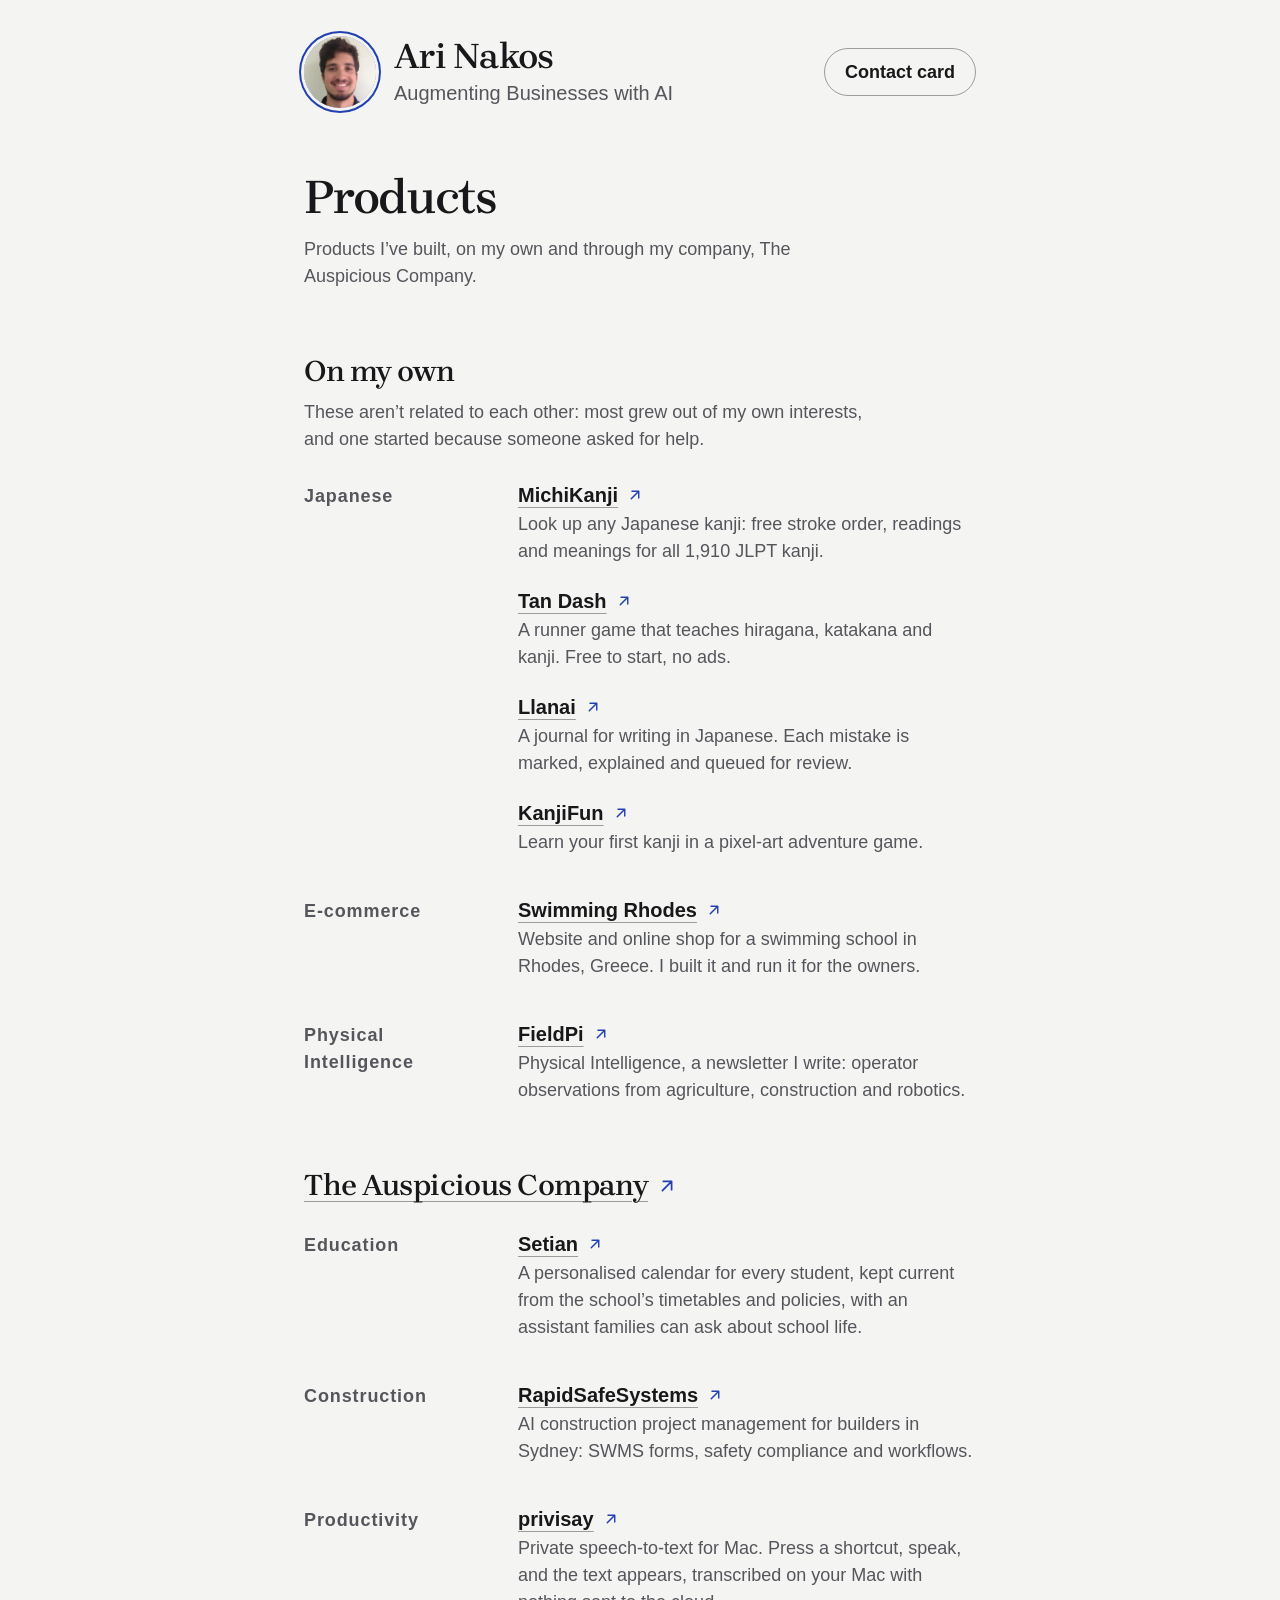
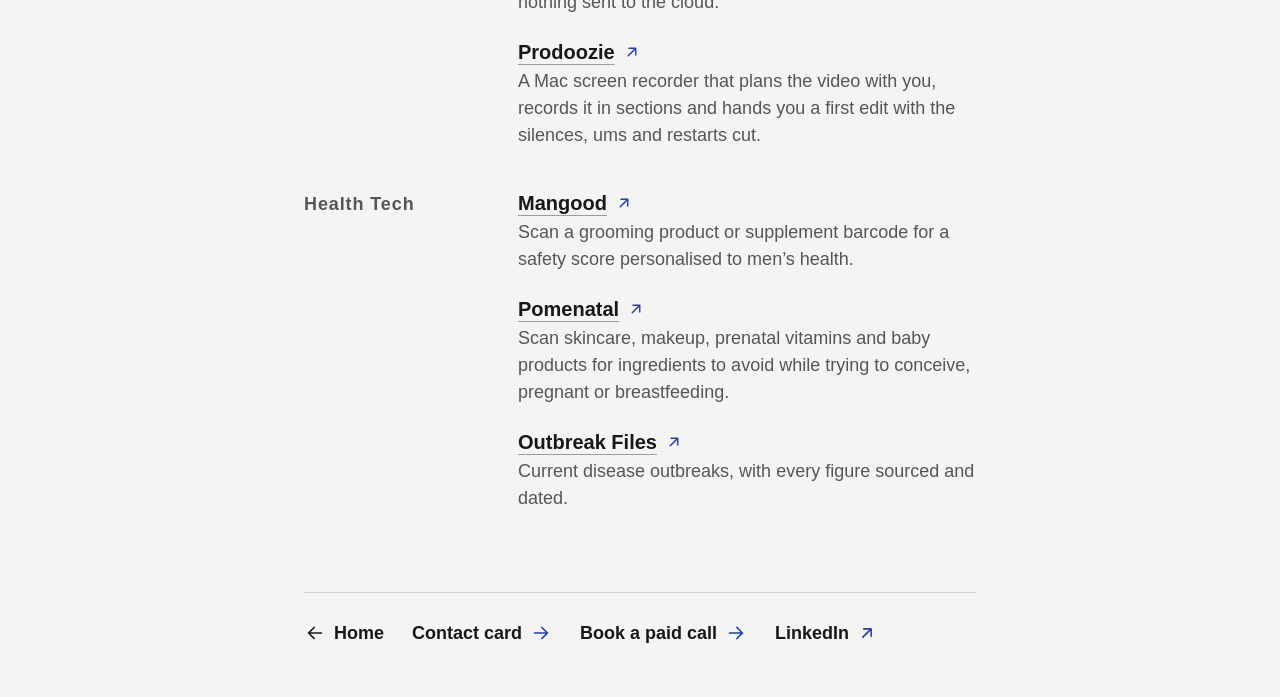
<file: public/work/index.html>
<!doctype html>
<html lang="en">
<head>
<meta charset="utf-8">
<meta name="viewport" content="width=device-width, initial-scale=1, viewport-fit=cover">
<title>Products by Ari Nakos · MichiKanji, Setian, Mangood</title>
<meta name="description" content="Products Ari Nakos has built, on his own and through The Auspicious Company: MichiKanji, Tan Dash, Setian, RapidSafeSystems, privisay, Mangood and more.">
<link rel="canonical" href="https://arinakos.com/work">
<meta name="color-scheme" content="light dark">
<meta name="theme-color" content="#F4F4F2" media="(prefers-color-scheme: light)">
<meta name="theme-color" content="#111214" media="(prefers-color-scheme: dark)">
<meta name="format-detection" content="telephone=no">
<link rel="icon" href="/favicon.ico" sizes="32x32">
<link rel="icon" href="/icon.svg" type="image/svg+xml">
<link rel="apple-touch-icon" href="/apple-touch-icon.png">
<meta property="og:type" content="website">
<meta property="og:site_name" content="Ari Nakos">
<meta property="og:title" content="Products by Ari Nakos · MichiKanji, Setian, Mangood">
<meta property="og:description" content="Products Ari Nakos has built, on his own and through The Auspicious Company: MichiKanji, Tan Dash, Setian, RapidSafeSystems, privisay, Mangood and more.">
<meta property="og:url" content="https://arinakos.com/work">
<meta property="og:image" content="https://arinakos.com/og.png">
<meta property="og:image:width" content="1200">
<meta property="og:image:height" content="630">
<meta property="og:image:alt" content="Ari Nakos, Augmenting Businesses with AI">
<meta name="twitter:card" content="summary_large_image">
<meta name="twitter:title" content="Products by Ari Nakos · MichiKanji, Setian, Mangood">
<meta name="twitter:description" content="Products Ari Nakos has built, on his own and through The Auspicious Company: MichiKanji, Tan Dash, Setian, RapidSafeSystems, privisay, Mangood and more.">
<meta name="twitter:image" content="https://arinakos.com/og.png">
<script type="application/ld+json">{"@context": "https://schema.org", "@type": "CollectionPage", "name": "Products by Ari Nakos · MichiKanji, Setian, Mangood", "url": "https://arinakos.com/work", "author": {"@type": "Person", "name": "Ari Nakos", "url": "https://arinakos.com/"}, "mainEntity": {"@type": "ItemList", "itemListElement": [{"@type": "ListItem", "position": 1, "name": "MichiKanji", "url": "https://www.michikanji.com/"}, {"@type": "ListItem", "position": 2, "name": "Tan Dash", "url": "https://tandash.michikanji.com/"}, {"@type": "ListItem", "position": 3, "name": "Llanai", "url": "https://www.llanai.com/"}, {"@type": "ListItem", "position": 4, "name": "KanjiFun", "url": "https://www.kanjifun.com/"}, {"@type": "ListItem", "position": 5, "name": "Swimming Rhodes", "url": "https://www.swimmingrhodes.gr/"}, {"@type": "ListItem", "position": 6, "name": "FieldPi", "url": "https://fieldpi.com/"}, {"@type": "ListItem", "position": 7, "name": "Setian", "url": "https://www.setian.ai/"}, {"@type": "ListItem", "position": 8, "name": "RapidSafeSystems", "url": "https://www.rapidsafesystems.au/"}, {"@type": "ListItem", "position": 9, "name": "privisay", "url": "https://www.privisay.com/"}, {"@type": "ListItem", "position": 10, "name": "Prodoozie", "url": "https://prodoozie.com/"}, {"@type": "ListItem", "position": 11, "name": "Mangood", "url": "https://mangood.app/"}, {"@type": "ListItem", "position": 12, "name": "Pomenatal", "url": "https://www.pomenatal.com/"}, {"@type": "ListItem", "position": 13, "name": "Outbreak Files", "url": "https://outbreakfiles.com/"}]}}</script>
<style>@font-face{font-family:"Brygada";font-weight:600;font-style:normal;font-display:swap;src:url([data-uri]) format("woff2")}
:root{--bg:#F4F4F2;--surface:#E8E8E5;--fg:#18181A;--muted:#55555C;--line:rgba(24,24,26,.15);--line-strong:rgba(24,24,26,.4);--detail:#2340B0;--btn:#2340B0;--btn-fg:#F7F8FF;--focus:#2340B0;--shadow:0 1px 2px rgba(24,24,26,.12),0 10px 22px -16px rgba(35,64,176,.5);--serif:"Brygada",Georgia,"Times New Roman",serif;--sans:-apple-system,BlinkMacSystemFont,"SF Pro Text","Segoe UI",Roboto,"Helvetica Neue",Arial,sans-serif;--ease:cubic-bezier(.25,1,.5,1)}
@media (prefers-color-scheme:dark){:root{--bg:#111214;--surface:#1B1C20;--fg:#ECECEE;--muted:#A4A5AD;--line:rgba(236,236,238,.14);--line-strong:rgba(236,236,238,.38);--detail:#9DB0FF;--btn:#9DB0FF;--btn-fg:#0E1020;--focus:#9DB0FF;--shadow:none}}
*{box-sizing:border-box}
html{-webkit-text-size-adjust:100%}
body{margin:0;background:var(--bg);color:var(--fg);font:18px/1.5 var(--sans);-webkit-font-smoothing:antialiased;-webkit-tap-highlight-color:transparent}
a{color:inherit}
a:focus-visible{outline:3px solid var(--focus);outline-offset:3px;border-radius:6px}
h1,h2,h3{font-family:var(--serif);font-weight:600}
svg{flex:none;fill:none;stroke:currentColor;stroke-width:1.9;stroke-linecap:round;stroke-linejoin:round}
.card{display:flex;flex-direction:column;justify-content:center;width:100%;max-width:440px;min-height:100vh;min-height:100svh;margin:0 auto;padding:max(36px,env(safe-area-inset-top)) 24px max(32px,env(safe-area-inset-bottom))}
.photo{display:block;width:104px;height:104px;border-radius:50%;object-fit:cover;box-shadow:0 0 0 3px var(--bg),0 0 0 5px var(--detail)}
.card h1{margin:26px 0 0;font-size:clamp(44px,12.5vw,54px);line-height:1;letter-spacing:-.025em}
.headline{margin:12px 0 0;color:var(--muted);font-size:20px;line-height:1.35}
.hint{margin:24px 0 0;padding:12px 14px;border:1px solid var(--line-strong);border-radius:12px}
.hint[hidden]{display:none}
.btn{display:flex;align-items:center;justify-content:center;gap:10px;min-height:62px;margin-top:30px;padding:14px 22px;border-radius:14px;background:var(--btn);color:var(--btn-fg);box-shadow:var(--shadow);font-size:19px;font-weight:600;line-height:1.2;text-decoration:none;transition:transform .15s var(--ease),filter .15s var(--ease)}
.btn:hover{filter:brightness(1.1)}
.btn:active{transform:scale(.985)}
.links{margin-top:22px;border-top:1px solid var(--line)}
.row{display:flex;align-items:center;gap:14px;min-height:58px;padding:8px 2px;border-bottom:1px solid var(--line);font-size:19px;font-weight:500;line-height:1.25;text-decoration:none;transition:background-color .15s var(--ease)}
.row:hover{background:var(--surface)}
.row .ic{color:var(--muted)}
.row .lbl{flex:1}
.row .meta{color:var(--muted);font-size:18px;font-weight:400;white-space:nowrap}
.go{color:var(--detail);transition:transform .2s var(--ease)}
.row:hover .go,.more:hover .go{transform:translateX(3px)}
.more{display:grid;grid-template-columns:1fr auto;align-items:center;column-gap:16px;margin-top:30px;padding:16px 18px;border-radius:14px;background:var(--surface);text-decoration:none}
.more .t{font-family:var(--serif);font-size:24px;font-weight:600;line-height:1.2}
.more .s{grid-column:1;color:var(--muted);line-height:1.35}
.more .go{grid-column:2;grid-row:1/3}
@media (prefers-reduced-motion:reduce){*{transition:none!important}.btn:active{transform:none}}
.home{width:100%;max-width:720px;margin:0 auto;padding:max(36px,env(safe-area-inset-top)) 24px max(40px,env(safe-area-inset-bottom))}
.intro{display:flex;flex-wrap:wrap;align-items:center;gap:16px 18px}
.intro .photo{width:72px;height:72px}
.who{flex:1;min-width:0}
.intro h1{margin:0;font-size:clamp(38px,10vw,48px);line-height:1;letter-spacing:-.025em}
.intro .headline{margin:6px 0 0}
.pill{display:inline-flex;align-items:center;justify-content:center;min-height:48px;padding:0 20px;border:1px solid var(--line-strong);border-radius:999px;font-weight:600;text-decoration:none;white-space:nowrap;transition:background-color .15s var(--ease)}
.pill:hover{background:var(--surface)}
@media (max-width:520px){.pill{flex-basis:100%}}
.block{margin-top:clamp(44px,9vw,64px)}
.block h2{margin:0 0 22px;font-size:30px;line-height:1.15;letter-spacing:-.015em}
.tl{position:relative;margin:0;padding:0;list-style:none}
.tl::before{content:"";position:absolute;left:7px;top:10px;bottom:10px;width:1px;background:var(--line-strong)}
.tl li{position:relative;padding:0 0 28px 36px}
.tl li:last-child{padding-bottom:0}
.tl li::before{content:"";position:absolute;left:1px;top:7px;width:13px;height:13px;border-radius:50%;background:var(--bg);box-shadow:inset 0 0 0 1.5px var(--detail)}
.tl li.now::before{background:var(--detail)}
.yr{display:block;color:var(--muted);font-weight:600;letter-spacing:.05em;font-variant-numeric:tabular-nums}
.ttl{display:block;margin-top:2px;font-size:20px;font-weight:600;line-height:1.3}
a.ttl{display:flex;align-items:center;gap:8px;width:fit-content;min-height:48px;margin:-10px 0 -10px;text-decoration:underline;text-decoration-color:var(--line-strong);text-decoration-thickness:1px;text-underline-offset:5px}
a.ttl:hover{text-decoration-color:currentColor}
a.ttl .go{width:18px;height:18px}
a.ttl:hover .go{transform:translate(2px,-2px)}
.nt{display:block;margin-top:2px;color:var(--muted)}
@media (min-width:700px){
.tl li{display:grid;grid-template-columns:120px minmax(0,1fr);column-gap:24px}
.yr{padding-top:2px}
}
.home-foot{display:flex;flex-wrap:wrap;gap:4px 28px;margin-top:clamp(52px,10vw,80px);padding-top:16px;border-top:1px solid var(--line)}
.home-foot a{display:inline-flex;align-items:center;gap:8px;min-height:48px;font-weight:600;text-decoration:none}
.home-foot a:hover span{text-decoration:underline;text-underline-offset:4px}
.home-link{display:flex;flex:1;min-width:0;align-items:center;gap:18px;min-height:48px;text-decoration:none}
.home-link .who{display:block}
.nm{display:block;font-family:var(--serif);font-size:clamp(30px,8vw,36px);font-weight:600;line-height:1;letter-spacing:-.02em}
.home-link .headline{display:block;margin:6px 0 0}
.home-link:hover .nm{text-decoration:underline;text-decoration-thickness:1px;text-underline-offset:5px}
.block h1{margin:0;font-size:clamp(38px,10vw,48px);line-height:1.05;letter-spacing:-.025em}
.lede{max-width:36rem;margin:14px 0 0;color:var(--muted)}
.cl{margin-top:40px}
.grp{margin:0;padding:0;list-style:none}
.sec .grp-lbl{display:block;margin:0 0 10px;font-family:var(--sans);font-size:18px;font-weight:600;line-height:1.5;letter-spacing:.05em;color:var(--muted)}
.grp li+li{margin-top:22px}
@media (min-width:700px){
.cl{display:grid;grid-template-columns:190px minmax(0,1fr);column-gap:24px}
.sec .grp-lbl{margin:0;padding-top:2px}
}
.sec{margin-top:clamp(48px,9vw,64px)}
.sec h2{margin:0;font-size:clamp(27px,7.4vw,30px);line-height:1.15;letter-spacing:-.015em}
.sec-link{display:inline;padding:8px 0;text-decoration:underline;text-decoration-color:var(--line-strong);text-decoration-thickness:1px;text-underline-offset:6px;-webkit-box-decoration-break:clone;box-decoration-break:clone}
.sec-link .nw{white-space:nowrap}
.sec-link:hover{text-decoration-color:currentColor}
.sec-link .go{display:inline-block;width:22px;height:22px;margin-left:8px;vertical-align:-2px}
.sec-intro{max-width:36rem;margin:10px 0 0;color:var(--muted)}
.sec .cl:first-of-type{margin-top:28px}</style>
</head>
<body>
<main class="home">
  <header class="intro">
    <a class="home-link" href="/"><img class="photo" src="[data-uri]" width="72" height="72" alt=""><span class="who"><span class="nm">Ari Nakos</span><span class="headline">Augmenting Businesses with AI</span></span></a>
    <a class="pill" href="/contact">Contact card</a>
  </header>
  <header class="block">
    <h1>Products</h1>
    <p class="lede">Products I’ve built, on my own and through my company, The Auspicious Company.</p>
  </header>
  <section class="sec" aria-labelledby="s1">
    <h2 id="s1">On my own</h2>
    <p class="sec-intro">These aren’t related to each other: most grew out of my own interests, and one started because someone asked for help.</p>
    <div class="cl"><h3 class="grp-lbl">Japanese</h3>
      <ul class="grp">
        <li><a class="ttl" href="https://www.michikanji.com/" rel="noopener"><span>MichiKanji</span><svg class="go" aria-hidden="true" viewBox="0 0 24 24" width="20" height="20"><path d="M7 17 17 7M8 7h9v9"/></svg></a><span class="nt">Look up any Japanese kanji: free stroke order, readings and meanings for all 1,910 JLPT kanji.</span></li>
        <li><a class="ttl" href="https://tandash.michikanji.com/" rel="noopener"><span>Tan Dash</span><svg class="go" aria-hidden="true" viewBox="0 0 24 24" width="20" height="20"><path d="M7 17 17 7M8 7h9v9"/></svg></a><span class="nt">A runner game that teaches hiragana, katakana and kanji. Free to start, no ads.</span></li>
        <li><a class="ttl" href="https://www.llanai.com/" rel="noopener"><span>Llanai</span><svg class="go" aria-hidden="true" viewBox="0 0 24 24" width="20" height="20"><path d="M7 17 17 7M8 7h9v9"/></svg></a><span class="nt">A journal for writing in Japanese. Each mistake is marked, explained and queued for review.</span></li>
        <li><a class="ttl" href="https://www.kanjifun.com/" rel="noopener"><span>KanjiFun</span><svg class="go" aria-hidden="true" viewBox="0 0 24 24" width="20" height="20"><path d="M7 17 17 7M8 7h9v9"/></svg></a><span class="nt">Learn your first kanji in a pixel-art adventure game.</span></li>
      </ul></div>
    <div class="cl"><h3 class="grp-lbl">E-commerce</h3>
      <ul class="grp">
        <li><a class="ttl" href="https://www.swimmingrhodes.gr/" rel="noopener"><span>Swimming Rhodes</span><svg class="go" aria-hidden="true" viewBox="0 0 24 24" width="20" height="20"><path d="M7 17 17 7M8 7h9v9"/></svg></a><span class="nt">Website and online shop for a swimming school in Rhodes, Greece. I built it and run it for the owners.</span></li>
      </ul></div>
    <div class="cl"><h3 class="grp-lbl">Physical Intelligence</h3>
      <ul class="grp">
        <li><a class="ttl" href="https://fieldpi.com/" rel="noopener"><span>FieldPi</span><svg class="go" aria-hidden="true" viewBox="0 0 24 24" width="20" height="20"><path d="M7 17 17 7M8 7h9v9"/></svg></a><span class="nt">Physical Intelligence, a newsletter I write: operator observations from agriculture, construction and robotics.</span></li>
      </ul></div>
  </section>
  <section class="sec" aria-labelledby="s2">
    <h2 id="s2"><a class="sec-link" href="https://www.theauspiciouscompany.com/" rel="noopener">The Auspicious <span class="nw">Company<svg class="go" aria-hidden="true" viewBox="0 0 24 24" width="20" height="20"><path d="M7 17 17 7M8 7h9v9"/></svg></span></a></h2>
    <div class="cl"><h3 class="grp-lbl">Education</h3>
      <ul class="grp">
        <li><a class="ttl" href="https://www.setian.ai/" rel="noopener"><span>Setian</span><svg class="go" aria-hidden="true" viewBox="0 0 24 24" width="20" height="20"><path d="M7 17 17 7M8 7h9v9"/></svg></a><span class="nt">A personalised calendar for every student, kept current from the school’s timetables and policies, with an assistant families can ask about school life.</span></li>
      </ul></div>
    <div class="cl"><h3 class="grp-lbl">Construction</h3>
      <ul class="grp">
        <li><a class="ttl" href="https://www.rapidsafesystems.au/" rel="noopener"><span>RapidSafeSystems</span><svg class="go" aria-hidden="true" viewBox="0 0 24 24" width="20" height="20"><path d="M7 17 17 7M8 7h9v9"/></svg></a><span class="nt">AI construction project management for builders in Sydney: SWMS forms, safety compliance and workflows.</span></li>
      </ul></div>
    <div class="cl"><h3 class="grp-lbl">Productivity</h3>
      <ul class="grp">
        <li><a class="ttl" href="https://www.privisay.com/" rel="noopener"><span>privisay</span><svg class="go" aria-hidden="true" viewBox="0 0 24 24" width="20" height="20"><path d="M7 17 17 7M8 7h9v9"/></svg></a><span class="nt">Private speech-to-text for Mac. Press a shortcut, speak, and the text appears, transcribed on your Mac with nothing sent to the cloud.</span></li>
        <li><a class="ttl" href="https://prodoozie.com/" rel="noopener"><span>Prodoozie</span><svg class="go" aria-hidden="true" viewBox="0 0 24 24" width="20" height="20"><path d="M7 17 17 7M8 7h9v9"/></svg></a><span class="nt">A Mac screen recorder that plans the video with you, records it in sections and hands you a first edit with the silences, ums and restarts cut.</span></li>
      </ul></div>
    <div class="cl"><h3 class="grp-lbl">Health Tech</h3>
      <ul class="grp">
        <li><a class="ttl" href="https://mangood.app/" rel="noopener"><span>Mangood</span><svg class="go" aria-hidden="true" viewBox="0 0 24 24" width="20" height="20"><path d="M7 17 17 7M8 7h9v9"/></svg></a><span class="nt">Scan a grooming product or supplement barcode for a safety score personalised to men’s health.</span></li>
        <li><a class="ttl" href="https://www.pomenatal.com/" rel="noopener"><span>Pomenatal</span><svg class="go" aria-hidden="true" viewBox="0 0 24 24" width="20" height="20"><path d="M7 17 17 7M8 7h9v9"/></svg></a><span class="nt">Scan skincare, makeup, prenatal vitamins and baby products for ingredients to avoid while trying to conceive, pregnant or breastfeeding.</span></li>
        <li><a class="ttl" href="https://outbreakfiles.com/" rel="noopener"><span>Outbreak Files</span><svg class="go" aria-hidden="true" viewBox="0 0 24 24" width="20" height="20"><path d="M7 17 17 7M8 7h9v9"/></svg></a><span class="nt">Current disease outbreaks, with every figure sourced and dated.</span></li>
      </ul></div>
  </section>
  <footer class="home-foot">
    <a href="/"><svg aria-hidden="true" viewBox="0 0 24 24" width="22" height="22"><path d="M19 12H5M11 6l-6 6 6 6"/></svg><span>Home</span></a>
    <a href="/contact"><span>Contact card</span><svg class="go" aria-hidden="true" viewBox="0 0 24 24" width="22" height="22"><path d="M5 12h14M13 6l6 6-6 6"/></svg></a>
    <a href="/book"><span>Book a paid call</span><svg class="go" aria-hidden="true" viewBox="0 0 24 24" width="22" height="22"><path d="M5 12h14M13 6l6 6-6 6"/></svg></a>
    <a href="https://www.linkedin.com/in/aristidesnakos" rel="me noopener"><span>LinkedIn</span><svg class="go" aria-hidden="true" viewBox="0 0 24 24" width="20" height="20"><path d="M7 17 17 7M8 7h9v9"/></svg></a>
  </footer>
</main>
</body>
</html>
</file>
